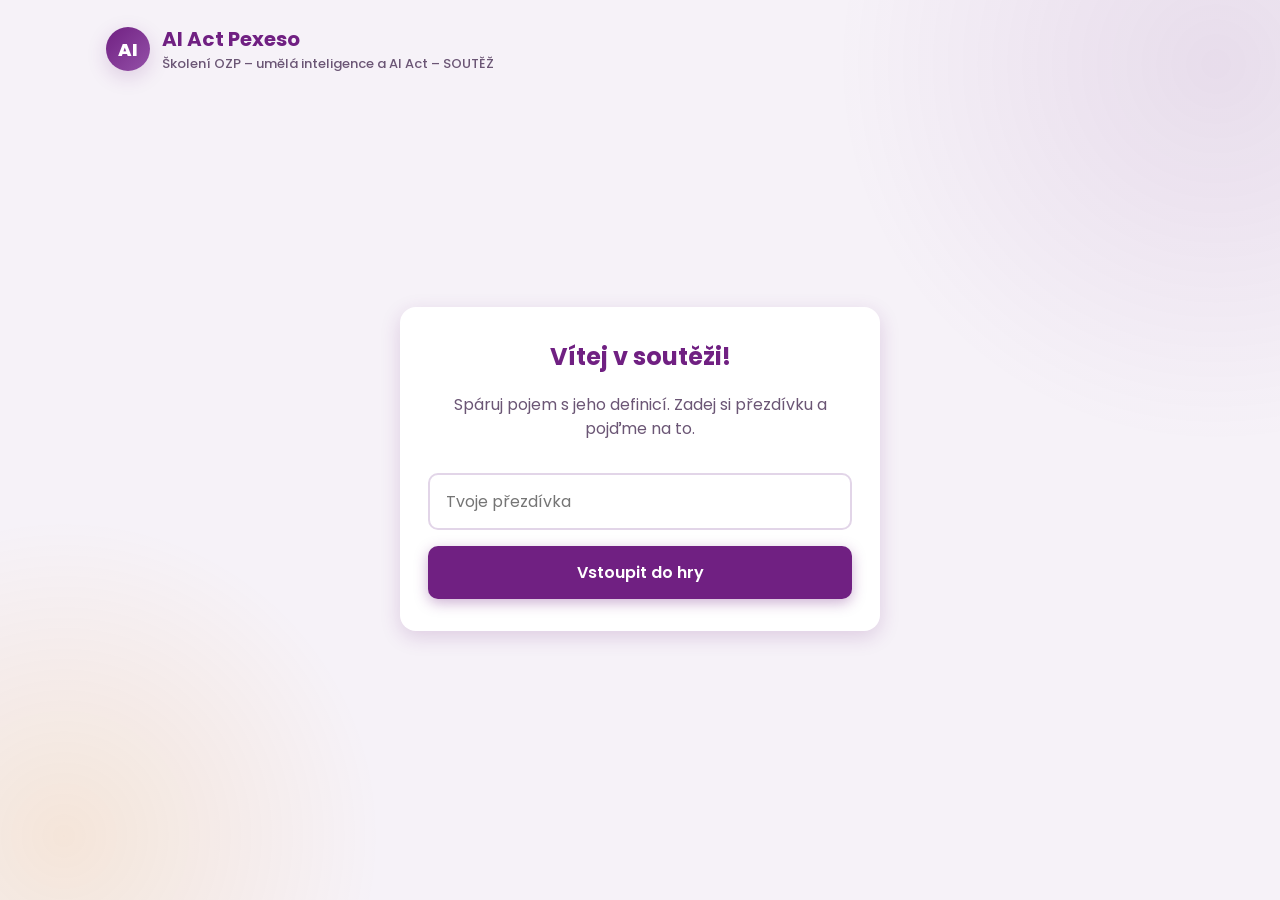
<file: index.html>
<!DOCTYPE html>
<html lang="cs">
<head>
<meta charset="UTF-8">
<meta name="viewport" content="width=device-width, initial-scale=1.0">
<title>AI Act Pexeso – OZP školení</title>
<link rel="stylesheet" href="css/style.css">
</head>
<body>
<div class="app">

  <header class="top-bar">
    <div class="brand">
      <div class="brand-badge">AI</div>
      <div>
        <h1>AI Act Pexeso</h1>
        <small>Školení OZP – umělá inteligence a AI Act – SOUTĚŽ</small>
      </div>
    </div>
  </header>

  <!-- 1. Zadání přezdívky -->
  <section id="screen-welcome" class="screen active">
    <div class="card-panel">
      <h2>Vítej v soutěži!</h2>
      <p>Spáruj pojem s jeho definicí. Zadej si přezdívku a pojďme na to.</p>
      <input type="text" id="nickname-input" maxlength="20" placeholder="Tvoje přezdívka" autocomplete="off">
      <button class="btn-primary" id="btn-join">Vstoupit do hry</button>
    </div>
  </section>

  <!-- 2. Info o kole, tlačítko Začít -->
  <section id="screen-info" class="screen">
    <div class="card-panel">
      <span class="badge" id="info-badge">Kolo 1 z 3</span>
      <h2 id="info-title">Připrav se</h2>
      <p id="info-text">Uvidíš karty s pojmy a definicemi. Klikáním hledej správné dvojice.</p>
      <p id="info-local-note" class="local-mode-note" style="display:none;"></p>
      <button class="btn-accent" id="btn-start-round">Začít</button>
      <div class="footer-leave" style="margin-top:14px;">
        <button class="btn-leave" id="btn-leave-info">Opustit hru</button>
      </div>
    </div>
  </section>

  <!-- 3. Hrací plocha -->
  <section id="screen-game" class="screen">
    <div class="game-header">
      <div class="stats">
        <div class="stat-chip"><span class="label">Čas</span><span id="stat-time">0 s</span></div>
        <div class="stat-chip"><span class="label">Chyby</span><span id="stat-errors">0</span></div>
        <div class="stat-chip"><span class="label">Nalezeno</span><span id="stat-found">0 / 0</span></div>
      </div>
      <button class="btn-leave" id="btn-leave-game">Opustit hru</button>
    </div>
    <div class="board-grid" id="board-grid"></div>
  </section>

  <!-- 4. Výsledek kola -->
  <section id="screen-round-result" class="screen">
    <div class="card-panel">
      <span class="badge" id="round-result-badge">Kolo 1 dokončeno</span>
      <h2>Skvěle!</h2>
      <div class="result-rank" id="round-result-rank">Jsi 1. ze skupiny</div>
      <div class="result-details">
        <div><div class="num" id="round-result-time">0 s</div><div class="lbl">Čas</div></div>
        <div><div class="num" id="round-result-errors">0</div><div class="lbl">Chyby</div></div>
      </div>
      <button class="btn-primary" id="btn-next-round">Pokračovat</button>
    </div>
  </section>

  <!-- 5. Konec soutěže pro hráče (čeká se na vyhlášení na plátně) -->
  <section id="screen-final-wait" class="screen">
    <div class="card-panel">
      <span class="badge">Vše hotovo</span>
      <h2>Dokončil jsi všechna 3 kola!</h2>
      <p>Sleduj hlavní plátno – lektorka za chvíli vyhlásí celkové pořadí.</p>
    </div>
  </section>

  <!-- 6. Opuštění hry -->
  <section id="screen-left" class="screen">
    <div class="card-panel">
      <h2>Opustil(a) jsi hru</h2>
      <p>Děkujeme za účast. Pokud ses spletl(a), obnov stránku a vrať se na start.</p>
      <button class="btn-secondary" id="btn-restart-2">Zpět na start</button>
    </div>
  </section>

</div>

<canvas id="confetti-canvas"></canvas>

<script src="js/config.js"></script>
<script src="js/cards-data.js"></script>
<script src="js/pexeso-core.js"></script>
<script src="js/leaderboard.js"></script>
<script src="js/game.js"></script>
</body>
</html>
</file>
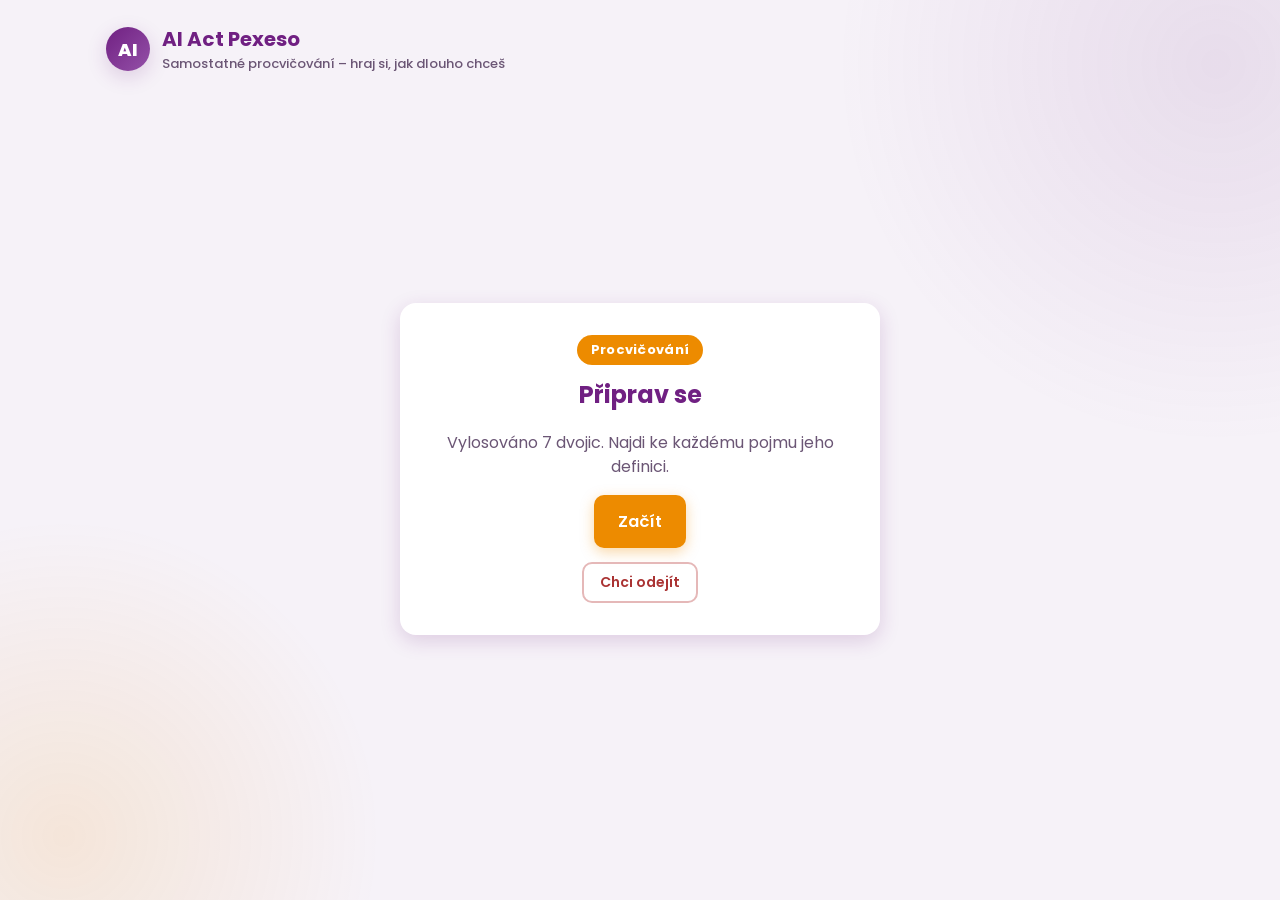
<file: test.html>
<!DOCTYPE html>
<html lang="cs">
<head>
<meta charset="UTF-8">
<meta name="viewport" content="width=device-width, initial-scale=1.0">
<title>AI Act Pexeso – procvičování</title>
<link rel="stylesheet" href="css/style.css">
</head>
<body>
<div class="app">

  <header class="top-bar">
    <div class="brand">
      <div class="brand-badge">AI</div>
      <div>
        <h1>AI Act Pexeso</h1>
        <small>Samostatné procvičování – hraj si, jak dlouho chceš</small>
      </div>
    </div>
  </header>

  <!-- 1. Info o kole, tlačítko Začít -->
  <section id="screen-info" class="screen active">
    <div class="card-panel">
      <span class="badge">Procvičování</span>
      <h2>Připrav se</h2>
      <p id="info-text">Uvidíš karty s pojmy a definicemi. Klikáním hledej správné dvojice.</p>
      <button class="btn-accent" id="btn-start-round">Začít</button>
      <div class="footer-leave" style="margin-top:14px;">
        <button class="btn-leave" id="btn-leave-info">Chci odejít</button>
      </div>
    </div>
  </section>

  <!-- 2. Hrací plocha -->
  <section id="screen-game" class="screen">
    <div class="game-header">
      <div class="stats">
        <div class="stat-chip"><span class="label">Čas</span><span id="stat-time">0 s</span></div>
        <div class="stat-chip"><span class="label">Chyby</span><span id="stat-errors">0</span></div>
        <div class="stat-chip"><span class="label">Nalezeno</span><span id="stat-found">0 / 0</span></div>
      </div>
      <button class="btn-leave" id="btn-leave-game">Chci odejít</button>
    </div>
    <div class="board-grid" id="board-grid"></div>
  </section>

  <!-- 3. Výsledek -->
  <section id="screen-result" class="screen">
    <div class="card-panel">
      <span class="badge">Hotovo!</span>
      <h2>Gratulujeme!</h2>
      <div class="result-score" id="result-score">0</div>
      <p>bodů</p>
      <div class="result-details">
        <div><div class="num" id="result-time">0 s</div><div class="lbl">Čas</div></div>
        <div><div class="num" id="result-errors">0</div><div class="lbl">Chyby</div></div>
      </div>
      <button class="btn-primary" id="btn-play-again">Hrát znovu (nová kombinace)</button>
      <div class="footer-leave" style="margin-top:14px;">
        <button class="btn-leave" id="btn-quit">Chci odejít</button>
      </div>
    </div>
  </section>

  <!-- 4. Konec -->
  <section id="screen-left" class="screen">
    <div class="card-panel">
      <h2>Díky za procvičení!</h2>
      <p>Kdykoliv se můžeš vrátit a zkusit to znovu - obnov si tuhle stránku.</p>
    </div>
  </section>

</div>

<canvas id="confetti-canvas"></canvas>

<script src="js/cards-data.js"></script>
<script src="js/pexeso-core.js"></script>
<script src="js/test-game.js"></script>
</body>
</html>
</file>
<file: css/style.css>
@import url('https://fonts.googleapis.com/css2?family=Poppins:wght@400;500;600;700;800&display=swap');

:root {
  --ozp-purple: #702082;
  --ozp-purple-dark: #4a1657;
  --ozp-purple-light: #9451a8;
  --ozp-orange: #ED8B00;
  --ozp-orange-light: #ffb347;
  --bg: #f6f2f8;
  --card-bg: #ffffff;
  --text: #2b1533;
  --text-muted: #6b5675;
  --shadow: 0 6px 20px rgba(112, 32, 130, 0.18);
  --radius: 16px;
}

* {
  box-sizing: border-box;
}

html, body {
  margin: 0;
  padding: 0;
  min-height: 100%;
}

body {
  font-family: 'Poppins', 'Segoe UI', sans-serif;
  background: var(--bg);
  color: var(--text);
  min-height: 100vh;
  position: relative;
  overflow-x: hidden;
  touch-action: manipulation;
}

/* Dekorativní oblouky v pozadí, inspirované firemním stylem OZP */
body::before,
body::after {
  content: "";
  position: fixed;
  border-radius: 50%;
  z-index: 0;
  pointer-events: none;
}

body::before {
  width: 60vmax;
  height: 60vmax;
  background: radial-gradient(circle, var(--ozp-purple) 0%, transparent 70%);
  opacity: 0.10;
  top: -25vmax;
  right: -25vmax;
}

body::after {
  width: 50vmax;
  height: 50vmax;
  background: radial-gradient(circle, var(--ozp-orange) 0%, transparent 70%);
  opacity: 0.12;
  bottom: -20vmax;
  left: -20vmax;
}

.app {
  position: relative;
  z-index: 1;
  max-width: 1100px;
  margin: 0 auto;
  padding: 24px 16px 60px;
  min-height: 100vh;
  display: flex;
  flex-direction: column;
}

header.top-bar {
  display: flex;
  align-items: center;
  justify-content: space-between;
  gap: 12px;
  margin-bottom: 24px;
}

.brand {
  display: flex;
  align-items: center;
  gap: 12px;
}

.brand-badge {
  width: 44px;
  height: 44px;
  border-radius: 50%;
  background: linear-gradient(135deg, var(--ozp-purple), var(--ozp-purple-light));
  display: flex;
  align-items: center;
  justify-content: center;
  color: #fff;
  font-weight: 800;
  font-size: 18px;
  flex-shrink: 0;
  box-shadow: var(--shadow);
}

.brand h1 {
  font-size: 20px;
  margin: 0;
  color: var(--ozp-purple);
  font-weight: 700;
}

.brand small {
  display: block;
  color: var(--text-muted);
  font-weight: 500;
  font-size: 13px;
}

.screen {
  display: none;
  flex: 1;
  flex-direction: column;
  align-items: center;
  justify-content: center;
  animation: fadeIn 0.35s ease;
}

.screen.active {
  display: flex;
}

@keyframes fadeIn {
  from { opacity: 0; transform: translateY(8px); }
  to { opacity: 1; transform: translateY(0); }
}

.card-panel {
  background: var(--card-bg);
  border-radius: var(--radius);
  box-shadow: var(--shadow);
  padding: 32px 28px;
  max-width: 480px;
  width: 100%;
  text-align: center;
}

.card-panel h2 {
  color: var(--ozp-purple);
  margin-top: 0;
  font-size: 24px;
}

.card-panel p {
  color: var(--text-muted);
  line-height: 1.5;
}

input[type="text"] {
  width: 100%;
  padding: 14px 16px;
  font-size: 16px;
  font-family: inherit;
  border: 2px solid #e2d5e8;
  border-radius: 10px;
  margin: 16px 0;
  outline: none;
  transition: border-color 0.2s;
}

input[type="text"]:focus {
  border-color: var(--ozp-purple);
}

button {
  font-family: inherit;
  font-weight: 600;
  font-size: 16px;
  border: none;
  border-radius: 10px;
  padding: 14px 24px;
  cursor: pointer;
  min-height: 44px;
  min-width: 44px;
  transition: transform 0.12s ease, box-shadow 0.12s ease, background 0.2s ease;
  touch-action: manipulation;
}

button:active {
  transform: scale(0.97);
}

.btn-primary {
  background: var(--ozp-purple);
  color: #fff;
  width: 100%;
  box-shadow: 0 4px 14px rgba(112, 32, 130, 0.35);
}

.btn-primary:hover {
  background: var(--ozp-purple-dark);
}

.btn-accent {
  background: var(--ozp-orange);
  color: #fff;
  box-shadow: 0 4px 14px rgba(237, 139, 0, 0.35);
}

.btn-accent:hover {
  background: #c97600;
}

.btn-secondary {
  background: #efe4f2;
  color: var(--ozp-purple);
}

.btn-secondary:hover {
  background: #e2d0e8;
}

.btn-leave {
  background: transparent;
  color: #a33;
  border: 2px solid #e5b8b8;
  font-size: 14px;
  padding: 8px 16px;
  min-height: 40px;
}

.btn-leave:hover {
  background: #fdeeee;
}

.spinner {
  width: 44px;
  height: 44px;
  border: 5px solid #e2d5e8;
  border-top-color: var(--ozp-purple);
  border-radius: 50%;
  margin: 12px auto;
  animation: spin 0.9s linear infinite;
}

@keyframes spin {
  to { transform: rotate(360deg); }
}

.badge {
  display: inline-block;
  background: var(--ozp-orange);
  color: #fff;
  font-weight: 700;
  font-size: 13px;
  padding: 5px 14px;
  border-radius: 999px;
  margin-bottom: 12px;
  letter-spacing: 0.3px;
}

.local-mode-note {
  margin-top: 14px;
  font-size: 13px;
  color: var(--text-muted);
  background: #fbf3e6;
  border: 1px solid #f0d9a8;
  border-radius: 10px;
  padding: 10px 12px;
}

/* --- Herní obrazovka --- */
.game-header {
  width: 100%;
  display: flex;
  flex-wrap: wrap;
  align-items: center;
  justify-content: space-between;
  gap: 10px;
  margin-bottom: 18px;
}

.stats {
  display: flex;
  gap: 10px;
  flex-wrap: wrap;
}

.stat-chip {
  background: #fff;
  border-radius: 10px;
  padding: 8px 14px;
  box-shadow: 0 2px 8px rgba(112, 32, 130, 0.12);
  font-weight: 600;
  font-size: 14px;
  color: var(--ozp-purple);
  white-space: nowrap;
}

.stat-chip span.label {
  display: block;
  font-size: 11px;
  color: var(--text-muted);
  font-weight: 500;
}

.board-grid {
  display: grid;
  grid-template-columns: repeat(auto-fill, minmax(130px, 1fr));
  gap: 10px;
  width: 100%;
}

.pexeso-card {
  position: relative;
  aspect-ratio: 3 / 2;
  min-height: 90px;
  cursor: pointer;
  perspective: 800px;
  touch-action: manipulation;
}

.pexeso-card .face {
  position: absolute;
  inset: 0;
  border-radius: 12px;
  display: flex;
  align-items: center;
  justify-content: center;
  text-align: center;
  padding: 8px;
  font-size: 13px;
  line-height: 1.25;
  backface-visibility: hidden;
  transition: transform 0.45s cubic-bezier(.4,.2,.2,1), box-shadow 0.2s ease;
  box-shadow: 0 3px 10px rgba(112, 32, 130, 0.15);
  word-break: break-word;
}

.face.back {
  background: linear-gradient(135deg, var(--ozp-purple), var(--ozp-purple-light));
  color: #fff;
  font-weight: 700;
  font-size: 22px;
  transform: rotateY(0deg);
}

.face.back::after {
  content: "AI";
}

.face.front {
  background: #fff;
  border: 2px solid #e2d5e8;
  color: var(--text);
  font-weight: 600;
  transform: rotateY(-180deg);
}

.pexeso-card.flipped .face.back {
  transform: rotateY(180deg);
}

.pexeso-card.flipped .face.front {
  transform: rotateY(0deg);
}

.pexeso-card.term .face.front {
  border-color: var(--ozp-purple-light);
}

.pexeso-card.definition .face.front {
  border-color: var(--ozp-orange-light);
  font-weight: 500;
  font-size: 12.5px;
}

.pexeso-card.matched .face.front {
  background: #eafaf0;
  border-color: #63c98a;
  color: #1e7a45;
}

.pexeso-card.matched {
  animation: matchPop 0.4s ease forwards;
  pointer-events: none;
}

/* Spárovaná dvojice po animaci jen zneviditelní (visibility:hidden) - karta zůstává
   na svém místě v mřížce, takže se ostatní karty nikam neposouvají. */
@keyframes matchPop {
  0% { transform: scale(1); opacity: 1; }
  55% { transform: scale(1.08); opacity: 1; }
  100% { transform: scale(0.85); opacity: 0; visibility: hidden; }
}

.pexeso-card.mismatch .face.front {
  animation: shake 0.4s ease;
  border-color: #e07070;
}

.pexeso-card.blocked-shake {
  animation: shake 0.3s ease;
}

.pexeso-card.locked {
  pointer-events: none;
}

@keyframes shake {
  0%, 100% { transform: translateX(0) rotateY(0deg); }
  25% { transform: translateX(-6px) rotateY(0deg); }
  75% { transform: translateX(6px) rotateY(0deg); }
}

.round-tag {
  color: var(--text-muted);
  font-weight: 600;
  font-size: 14px;
  margin-bottom: 4px;
}

.result-score {
  font-size: 44px;
  font-weight: 800;
  color: var(--ozp-orange);
  margin: 8px 0;
}

.result-rank {
  font-size: 20px;
  font-weight: 700;
  color: var(--ozp-purple);
  margin: 6px 0 16px;
}

.result-details {
  display: flex;
  justify-content: center;
  gap: 20px;
  margin: 14px 0;
  flex-wrap: wrap;
}

.result-details div {
  background: var(--bg);
  border-radius: 10px;
  padding: 10px 16px;
  min-width: 90px;
}

.result-details .num {
  font-size: 22px;
  font-weight: 700;
  color: var(--ozp-purple);
}

.result-details .lbl {
  font-size: 12px;
  color: var(--text-muted);
}

#confetti-canvas {
  position: fixed;
  inset: 0;
  pointer-events: none;
  z-index: 50;
}

footer.leave-bar {
  margin-top: 14px;
}

/* --- board.html --- */
.board-app {
  max-width: 1200px;
}

.mode-buttons {
  display: flex;
  gap: 16px;
  justify-content: center;
  flex-wrap: wrap;
}

.mode-buttons button {
  min-width: 200px;
  padding: 22px 30px;
  font-size: 18px;
}

.session-info {
  text-align: center;
  color: var(--text-muted);
  margin-bottom: 20px;
}

.leaderboard-list {
  width: 100%;
  max-width: 700px;
  background: #fff;
  border-radius: var(--radius);
  box-shadow: var(--shadow);
  padding: 10px 0;
  margin: 0 auto;
}

.lb-row {
  display: flex;
  align-items: center;
  gap: 14px;
  padding: 12px 22px;
  border-bottom: 1px solid #f0e6f2;
  font-size: 16px;
}

.lb-row:last-child {
  border-bottom: none;
}

.lb-row .pos {
  width: 34px;
  height: 34px;
  border-radius: 50%;
  background: var(--ozp-purple);
  color: #fff;
  font-weight: 700;
  display: flex;
  align-items: center;
  justify-content: center;
  flex-shrink: 0;
}

.lb-row:nth-child(1) .pos { background: var(--ozp-orange); }

.lb-row .name {
  flex: 1;
  font-weight: 600;
}

.lb-row .meta {
  color: var(--text-muted);
  font-size: 13px;
}

.winner-banner {
  text-align: center;
  background: linear-gradient(135deg, var(--ozp-orange), var(--ozp-orange-light));
  color: #fff;
  border-radius: var(--radius);
  padding: 30px;
  max-width: 700px;
  margin: 0 auto 24px;
  box-shadow: 0 10px 30px rgba(237, 139, 0, 0.4);
}

.winner-banner h2 {
  margin: 0 0 6px;
  font-size: 16px;
  text-transform: uppercase;
  letter-spacing: 1px;
  opacity: 0.9;
}

.winner-banner .winner-name {
  font-size: 36px;
  font-weight: 800;
}

.cloud-question-title {
  margin: 0 0 4px;
  text-align: left;
}

.qr-image {
  width: 150px;
  height: 150px;
  border-radius: 10px;
  box-shadow: var(--shadow);
}

.empty-note {
  color: var(--text-muted);
  text-align: center;
  padding: 20px;
}

.round-tabs {
  display: flex;
  gap: 8px;
  margin-bottom: 16px;
  flex-wrap: wrap;
  justify-content: center;
}

.round-tabs button {
  background: #efe4f2;
  color: var(--ozp-purple);
  padding: 8px 18px;
  font-size: 14px;
  min-height: 40px;
}

.round-tabs button.active {
  background: var(--ozp-purple);
  color: #fff;
}

/* Stejný vzhled i mimo .round-tabs kontejner (např. záložky historie session na plátně) */
.round-tab-btn {
  background: #efe4f2;
  color: var(--ozp-purple);
  padding: 8px 18px;
  font-size: 14px;
  min-height: 40px;
  border: none;
}

.round-tab-btn.active {
  background: var(--ozp-purple);
  color: #fff;
}

@media (max-width: 600px) {
  .board-grid {
    grid-template-columns: repeat(auto-fill, minmax(110px, 1fr));
  }
  .card-panel {
    padding: 22px 18px;
  }
}

@media (max-width: 700px) {
  #cloud-content-row {
    flex-direction: column;
  }
  #qr-side {
    border-right: none;
    border-bottom: 1px solid #f0e6f2;
    padding-right: 0;
    padding-bottom: 16px;
    flex-basis: auto;
  }
}

/* --- Prezentační režim (Fullscreen API) pro plátno slovního mraku --- */
#cloud-panel:fullscreen,
#cloud-panel:-webkit-full-screen {
  max-width: none;
  width: 100vw;
  height: 100vh;
  border-radius: 0;
  display: flex;
  flex-direction: column;
  justify-content: center;
  background: var(--bg);
  box-shadow: none;
}

#cloud-panel:fullscreen #cloud-header-row,
#cloud-panel:-webkit-full-screen #cloud-header-row {
  display: block;
}

#cloud-panel:fullscreen #cloud-content-row,
#cloud-panel:-webkit-full-screen #cloud-content-row {
  flex: 1;
  min-height: 0;
}

#cloud-panel:fullscreen #cloud-main,
#cloud-panel:-webkit-full-screen #cloud-main {
  display: flex;
  flex-direction: column;
  min-height: 0;
}

#cloud-panel:fullscreen #cloud-wrap,
#cloud-panel:-webkit-full-screen #cloud-wrap {
  min-height: 0;
  flex: 1;
}

#cloud-panel:fullscreen #qr-side,
#cloud-panel:-webkit-full-screen #qr-side {
  flex-basis: 22%;
}

#cloud-panel:fullscreen #qr-side img,
#cloud-panel:-webkit-full-screen #qr-side img {
  width: min(280px, 90%);
  height: auto;
  aspect-ratio: 1 / 1;
}

#cloud-panel:fullscreen #btn-present,
#cloud-panel:-webkit-full-screen #btn-present {
  display: none;
}

#cloud-panel:fullscreen #cloud-question-title,
#cloud-panel:-webkit-full-screen #cloud-question-title {
  font-size: 44px;
  line-height: 1.25;
  text-align: center;
  width: 100%;
  white-space: normal;
  overflow-wrap: break-word;
  word-break: break-word;
}
</file>
